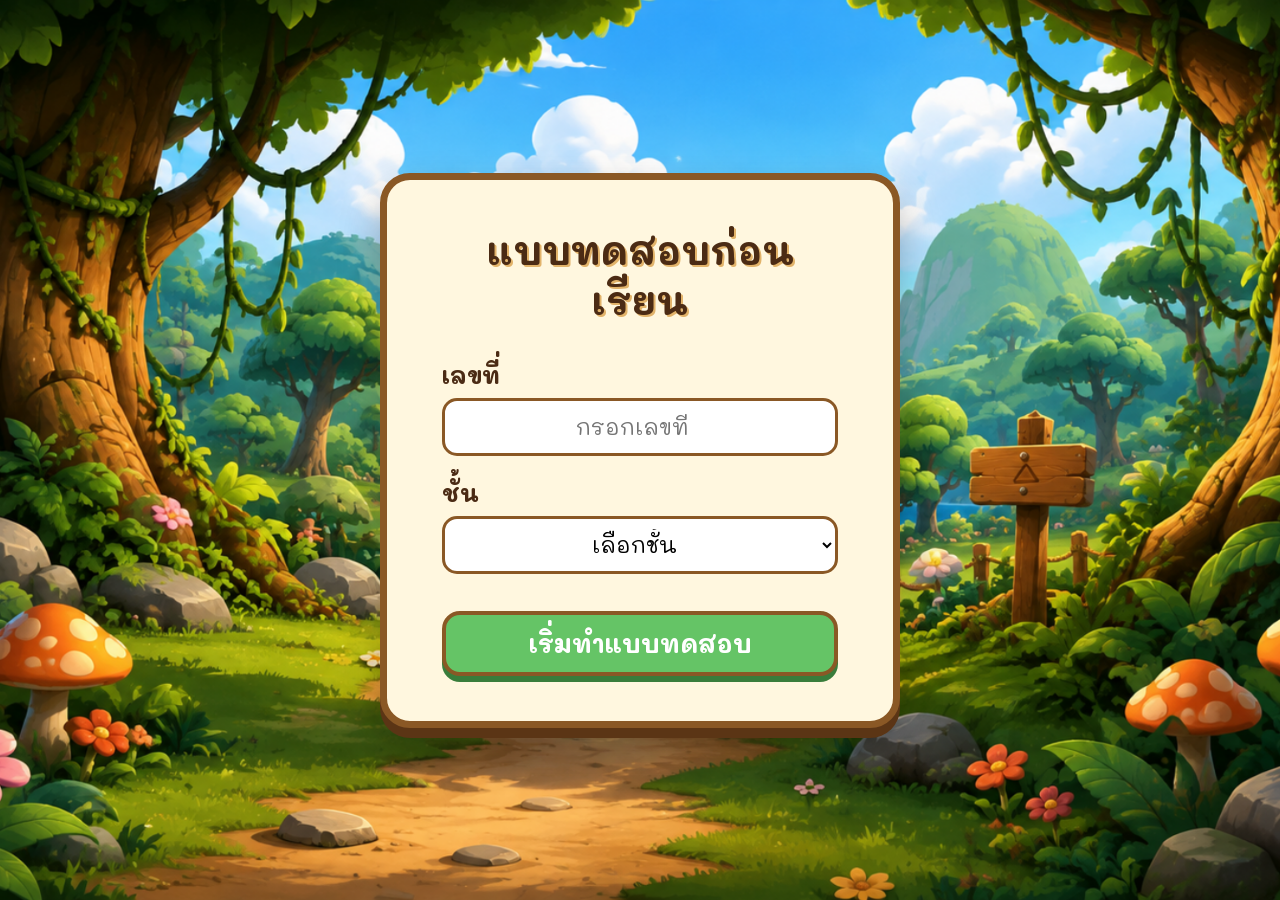
<file: index.html>
<!DOCTYPE html>
<html lang="th">

<head>

    <meta charset="UTF-8">

    <meta
        name="viewport"
        content="width=device-width, initial-scale=1.0"
    >

    <title>แบบทดสอบก่อนเรียน</title>

    <link
        rel="stylesheet"
        href="quiz.css"
    >

    <link
        href="https://fonts.googleapis.com/css2?family=Mali:wght@400;700&display=swap"
        rel="stylesheet"
    >

    <style>

        /* =========================================
           หน้าล็อกอิน
        ========================================= */

        .login-screen {

            position: fixed;

            inset: 0;

            z-index: 1000;

            display: flex;

            justify-content: center;

            align-items: center;

        }


        .login-box {

            width: 520px;

            padding: 45px 55px;

            background: #fff7df;

            border: 7px solid #8a5825;

            border-radius: 30px;

            box-shadow:
                0 10px 0 #5b3515,
                0 20px 40px rgba(0,0,0,0.25);

            text-align: center;

        }


        .login-title {

            margin-bottom: 35px;

            font-size: 38px;

            font-weight: bold;

            color: #4b2b14;

            text-shadow:
                2px 2px #e2b36a;

        }


        .login-field {

            margin-bottom: 22px;

            text-align: left;

        }


        .login-field label {

            display: block;

            margin-bottom: 8px;

            font-size: 23px;

            font-weight: bold;

            color: #4b2b14;

        }


        .login-field input,
        .login-field select {

            width: 100%;

            height: 58px;

            padding: 8px 15px;

            border: 3px solid #8a5825;

            border-radius: 15px;

            background: white;

            font-family: 'Mali', sans-serif;

            font-size: 22px;

            text-align: center;

            outline: none;

        }


        .login-field input:focus,
        .login-field select:focus {

            border-color: #4caf50;

        }


        .start-btn {

            width: 100%;

            height: 65px;

            margin-top: 15px;

            border: 4px solid #8a5825;

            border-radius: 18px;

            background: #65c466;

            color: white;

            font-family: 'Mali', sans-serif;

            font-size: 25px;

            font-weight: bold;

            cursor: pointer;

            box-shadow: 0 6px 0 #397d3b;

            transition: 0.15s;

        }


        .start-btn:hover {

            transform: translateY(-2px);

            box-shadow: 0 8px 0 #397d3b;

        }


        .start-btn:active {

            transform: translateY(4px);

            box-shadow: 0 2px 0 #397d3b;

        }


        .login-error {

            display: none;

            margin-top: 15px;

            color: #d32f2f;

            font-size: 18px;

            font-weight: bold;

        }


        /* =========================================
           หน้าข้อสอบ
        ========================================= */

        #quizScreen {

            display: none;

        }

    </style>

</head>


<body>


    <!-- =========================================
         พื้นหลัง
    ========================================= -->

    <img
        src="images/background.png"
        class="background"
        alt=""
    >


    <!-- =========================================
         หน้าเลือกข้อมูลนักเรียน
    ========================================= -->

    <div
        id="loginScreen"
        class="login-screen"
    >

        <div class="login-box">


            <div class="login-title">
                แบบทดสอบก่อนเรียน
            </div>


            <!-- เลขที่ -->

            <div class="login-field">

                <label for="numberInput">
                    เลขที่
                </label>

                <input
                    type="number"
                    id="numberInput"
                    placeholder="กรอกเลขที่"
                    min="1"
                    max="50"
                    autocomplete="off"
                >

            </div>


            <!-- ชั้น -->

            <div class="login-field">

                <label for="classInput">
                    ชั้น
                </label>

                <select id="classInput">

                    <option value="">
                        เลือกชั้น
                    </option>

                    <option value="ป.3/1">
                        ป.3/1
                    </option>

                    <option value="ป.3/2">
                        ป.3/2
                    </option>

                    <option value="ป.3/3">
                        ป.3/3
                    </option>

                    <option value="ป.3/4">
                        ป.3/4
                    </option>

                </select>

            </div>


            <!-- ปุ่มเริ่ม -->

            <button
                type="button"
                id="startQuizBtn"
                class="start-btn"
            >
                เริ่มทำแบบทดสอบ
            </button>


            <div
                id="loginError"
                class="login-error"
            >
                กรุณากรอกเลขที่และเลือกชั้น
            </div>


        </div>

    </div>



    <!-- =========================================
         หน้าข้อสอบ
    ========================================= -->

    <div
        id="quizScreen"
    >


        <!-- แถบความคืบหน้า -->

        <div class="progress-bar">

            <div class="progress-fill"></div>

        </div>


        <!-- ตัวจับเวลา -->

        <div class="timer-box">

            <img
                src="images/timer_board.png"
                class="timer-image"
                alt=""
            >

            <div class="timer-text">
                05:00
            </div>

        </div>


        <!-- กรอบคำถาม -->

        <div class="question-frame">

            <img
                src="images/frame.png"
                class="frame-image"
                alt=""
            >


            <div class="frame-title">
                ข้อที่ 1 / 15
            </div>


            <div class="question-title">
                จงหาปุ่ม <span>"ร"</span> บนแป้นพิมพ์
            </div>


            <div class="question-subtitle">
                ค้นหาปุ่ม แล้วพิมพ์ตัวอักษรลงในช่องคำตอบ
            </div>


            <img
                src="images/keyboard_q1.png"
                class="keyboard-image"
                alt=""
            >


            <!-- ช่องคำตอบ -->

            <div
                class="answer-area"
                id="answerArea"
            >

                <input
                    type="text"
                    id="answerInput"
                    placeholder="พิมพ์คำตอบ...."
                    autocomplete="off"
                >

            </div>


            <!-- ช้อยส์ -->

            <div
                class="choice-area"
                id="choiceArea"
            ></div>


            <!-- ปุ่มส่งคำตอบ -->

            <button
                class="submit-btn"
                type="button"
            >

                <img
                    src="images/btn_submit.png"
                    alt=""
                >

                <span>
                    ส่งคำตอบ
                </span>

            </button>


        </div>


        <!-- Popup -->

        <div
            id="popupMessage"
            class="popup-message"
        >
            ตอบถูกต้อง
        </div>


    </div>


    <script src="script.js"></script>

</body>

</html>
</file>
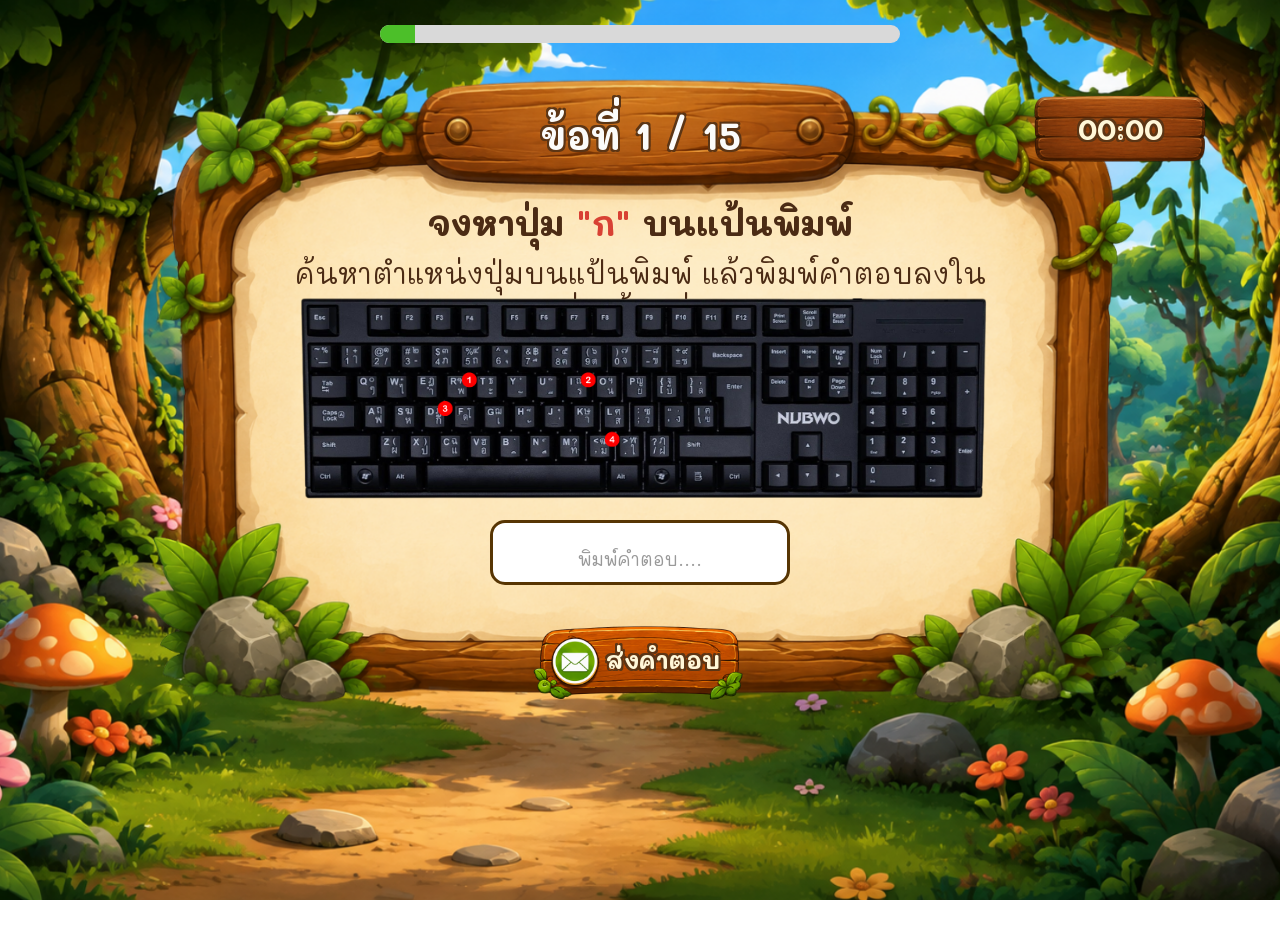
<file: quiz.html>
<meta charset="UTF-8">

    <meta name="viewport" content="width=device-width, initial-scale=1.0">

    <title>แบบทดสอบก่อนเรียน</title>

    <link rel="stylesheet" href="quiz.css">

    <link href="https://fonts.googleapis.com/css2?family=Mali:wght@400;700&display=swap" rel="stylesheet">

</head>

<body>

    <!-- พื้นหลัง -->
    <img src="images/background.png" class="background">

    <!-- แถบความคืบหน้า -->
    <div class="progress-bar">

        <div class="progress-fill"></div>

    </div>

    <!-- ตัวจับเวลา -->
    <div class="timer-box">

        <img src="images/timer_board.png" class="timer-image">

        <div class="timer-text">

            00:00

        </div>

    </div>

    <!-- กรอบคำถาม -->
    <div class="question-frame">

        <img src="images/frame.png" class="frame-image">

        <!-- ข้อที่ -->
        <div class="frame-title">

            ข้อที่ 1 / 15

        </div>

        <!-- โจทย์ -->
        <div class="question-title">

            จงหาปุ่ม <span>"ก"</span> บนแป้นพิมพ์

        </div>

        <!-- คำอธิบาย -->
        <div class="question-subtitle">

            ค้นหาตำแหน่งปุ่มบนแป้นพิมพ์ แล้วพิมพ์คำตอบลงในช่องด้านล่าง

        </div>

        <!-- รูปคีย์บอร์ด -->
        <img src="images/keyboard_q1.png" class="keyboard-image">

        <!-- ช่องพิมพ์คำตอบ -->
<!-- ช่องพิมพ์คำตอบ -->
<div class="answer-area" id="answerArea">
    <input
        type="text"
        id="answerInput"
        placeholder="พิมพ์คำตอบ...."
        autocomplete="off"
        maxlength="1"
    >
</div>

<!-- ช้อยส์ 3 ตัวเลือก -->
<div class="choice-area" id="choiceArea"></div>

        <!-- ปุ่มส่ง -->
        <button class="submit-btn">

            <img src="images/btn_submit.png">

            <span>

                ส่งคำตอบ

            </span>

        </button>

    </div>

    <div id="popupMessage" class="popup-message">

    ตอบถูกต้อง

</div>

    <script src="script.js"></script>

</body>

</html>
</file>
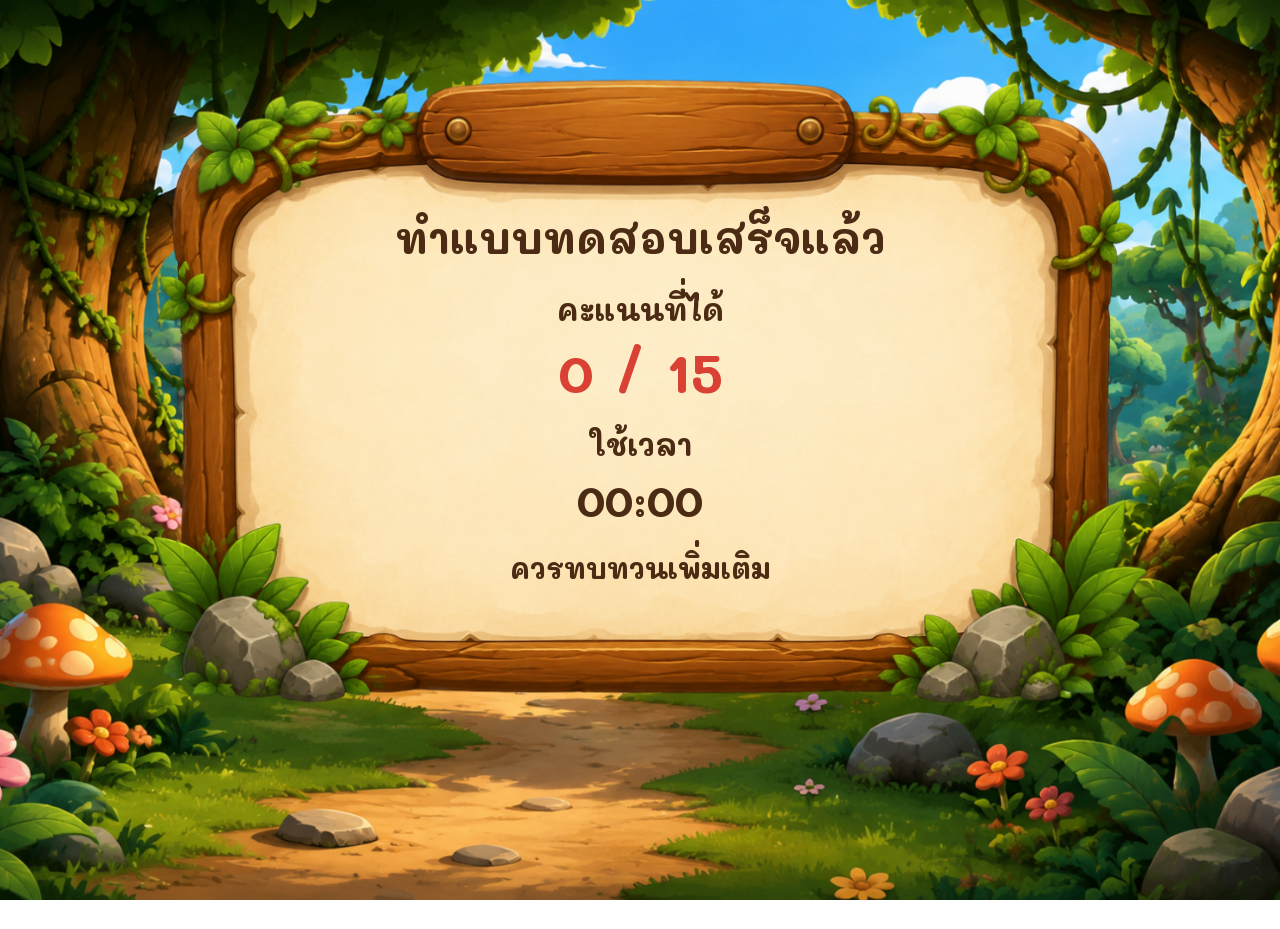
<file: result.html>
<!DOCTYPE html>
<html lang="th">

<head>

    <meta charset="UTF-8">

    <meta name="viewport" content="width=device-width, initial-scale=1.0">

    <title>ผลการทำแบบทดสอบ</title>

    <link rel="stylesheet" href="result.css">

    <link
        href="https://fonts.googleapis.com/css2?family=Mali:wght@400;700&display=swap"
        rel="stylesheet">

</head>

<body>

    <!-- พื้นหลัง -->

    <img
        src="images/background.png"
        class="background"
        alt=""
    >


    <!-- กรอบผลคะแนน -->

    <div class="result-frame">

        <img
            src="images/frame.png"
            class="frame-image"
            alt=""
        >


        <div class="result-title">
            ทำแบบทดสอบเสร็จแล้ว
        </div>


        <div class="score-title">
            คะแนนที่ได้
        </div>


        <div
            id="score"
            class="score-value"
        >
            0 / 15
        </div>


        <div class="time-title">
            ใช้เวลา
        </div>


        <div
            id="time"
            class="time-value"
        >
            00:00
        </div>


        <div
            id="message"
            class="result-message"
        >
            ขอให้สนุกกับการเรียนรู้ 😊
        </div>

    </div>


    <script src="result.js"></script>

</body>

</html>
</file>
<file: quiz.css>
* {
    margin: 0;
    padding: 0;
    box-sizing: border-box;
    font-family: 'Mali', sans-serif;
}

body {
    width: 100vw;
    height: 100vh;
    overflow: hidden;
    position: relative;
}

.background {
    position: absolute;
    width: 100%;
    height: 100%;
    object-fit: cover;
    left: 0;
    top: 0;
    z-index: -1;
}

/* Progress */
.progress-bar {
    position: absolute;
    top: 25px;
    left: 50%;
    transform: translateX(-50%);
    width: 520px;
    height: 18px;
    background: #d9d9d9;
    border-radius: 20px;
    overflow: hidden;
    z-index: 10;
}

.progress-fill {
    width: 6.66%;
    height: 100%;
    background: #4cbf29;
    transition: width 0.3s ease;
}

/* Timer */
.timer-box {
    position: absolute;
    top: 20px;
    right: -40px;
    width: 400px;
    z-index: 10;
}

.timer-image {
    width: 100%;
}

.timer-text {
    position: absolute;
    left: 50%;
    top: 48%;
    transform: translate(-50%, -50%);
    font-size: 30px;
    font-weight: bold;
    color: #FFF7D8;
    text-shadow:
        2px 2px #5B3515,
        -2px -2px #5B3515,
        2px -2px #5B3515,
        -2px 2px #5B3515;
}

/* Question frame */
.question-frame {
    position: absolute;
    left: 50%;
    top: -140px;
    transform: translateX(-50%);
    width: 1900px;
}

.frame-image {
    width: 100%;
    display: block;
}

/* frame title */
.frame-title {
    position: absolute;
    top: 250px;
    left: 50%;
    transform: translateX(-50%);
    width: 260px;
    text-align: center;
    font-size: 38px;
    font-weight: bold;
    color: #fbfbfa;
    text-shadow:
        2px 2px #5B3515,
        -2px -2px #5B3515,
        2px -2px #5B3515,
        -2px 2px #5B3515;
}

/* question */
.question-title {
    position: absolute;
    top: 340px;
    left: 50%;
    transform: translateX(-50%);
    width: 900px;
    text-align: center;
    font-size: 34px;
    font-weight: bold;
    color: #4b2b14;
}

.question-title span {
    color: #d84134;
}

/* subtitle */
.question-subtitle {
    position: absolute;
    top: 395px;
    left: 50%;
    transform: translateX(-50%);
    width: 700px;
    text-align: center;
    font-size: 28px;
    color: #4b2b14;
}

/* Keyboard */
.keyboard-image {
    position: absolute !important;
    top: 330px !important;
    left: 50% !important;
    transform: translateX(-50%) !important;
    width: 750px !important;
    height: auto !important;
    z-index: 10 !important;
}

/* Answer */
.answer-area {
    position: absolute;
    top: 660px;
    left: 50%;
    transform: translateX(-50%);
    width: 100%;
    display: flex;
    justify-content: center;
    z-index: 20;
}

#answerInput {
    width: 300px;
    height: 65px;
    border: 3px solid #573503;
    border-radius: 15px;
    background: white;
    text-align: center;
    font-size: 32px;
    font-family: 'Mali', sans-serif;
    outline: none;
    box-sizing: border-box;
}

#answerInput:focus {
    border-color: #342500;
    box-shadow:
        0 0 0 4px rgba(139, 92, 246, 0.15);
}

#answerInput::placeholder {
    font-size: 18px;
    color: #999;
}

/* Choice area */
.choice-area {
    position: absolute;
    top: 670px;
    left: 50%;
    transform: translateX(-50%);
    width: 1000px;
    display: none;
    justify-content: center;
    align-items: center;
    gap: 30px;
    z-index: 20;
}

.choice-btn {
    min-width: 220px;
    height: 75px;
    padding: 10px 25px;
    border-radius: 18px;
    border: 4px solid #8A5825;
    background: #D89B42;
    color: #4b2b14;
    font-family: 'Mali', sans-serif;
    font-size: 25px;
    font-weight: bold;
    cursor: pointer;
    box-shadow: 0 6px 0 #6e421d;
    transition:
        transform 0.15s ease,
        background 0.15s ease,
        box-shadow 0.15s ease;
}

.choice-btn:hover {
    transform: translateY(-3px);
    background: #e7ad54;
    box-shadow: 0 9px 0 #6e421d;
}

.choice-btn.selected {
    background: #65C466;
    border-color: #2E8B57;
    color: white;
    transform: translateY(3px);
    box-shadow: 0 3px 0 #26713d;
}

/* Submit */
.submit-btn {
    position: absolute;
    top: 710px;
    left: 50%;
    transform: translateX(-50%);
    border: none;
    background: none;
    cursor: pointer;
    z-index: 30;
}

.submit-btn img {
    width: 330px;
}

.submit-btn span {
    position: absolute;
    left: 57%;
    top: 48%;
    transform: translate(-50%, -50%);
    width: 100%;
    text-align: center;
    color: #FFF7D8;
    font-size: 24px;
    font-weight: bold;
    text-shadow:
        2px 2px #5B3515,
        -2px -2px #5B3515,
        2px -2px #5B3515,
        -2px 2px #5B3515;
}

.submit-btn:disabled {
    cursor: default;
    opacity: 0.7;
}

/* Popup */
.popup-message {
    position: fixed;
    top: 50%;
    left: 50%;
    transform:
        translate(-50%, -50%)
        scale(.8);
    padding: 20px 55px;
    background: #ffffff;
    border: 6px solid #8A5825;
    border-radius: 20px;
    font-size: 34px;
    font-weight: bold;
    color: #4B2B14;
    box-shadow:
        0 10px 30px rgba(0,0,0,.25);
    opacity: 0;
    pointer-events: none;
    transition: .25s;
    z-index: 999;
}

.popup-message.show {
    opacity: 1;
    transform:
        translate(-50%, -50%)
        scale(1);
}

.popup-message.correct {
    border-color: #4CAF50;
    color: #2E7D32;
}

.popup-message.wrong {
    border-color: #E53935;
    color: #C62828;
}

/* Google Sites */
@media (max-width: 1200px) {

    .question-frame {
        width: 1900px;
    }

    .keyboard-image {
        width: 750px;
    }

    .choice-area {
        width: 800px;
        gap: 20px;
    }

    .choice-btn {
        min-width: 200px;
        font-size: 22px;
    }

    .progress-bar {
        width: 420px;
    }
}

/* small */
@media (max-width: 800px) {

    .question-frame {
        width: 1900px;
    }

    .frame-title {
        font-size: 30px;
    }

    .question-title {
        width: 650px;
        font-size: 27px;
    }

    .question-subtitle {
        width: 600px;
        font-size: 22px;
    }

    .keyboard-image {
        width: 520px;
    }

    .choice-area {
        width: 700px;
        gap: 12px;
    }

    .choice-btn {
        min-width: 180px;
        height: 65px;
        font-size: 19px;
    }

    #answerInput {
        width: 250px;
        height: 60px;
    }

    .submit-btn img {
        width: 280px;
    }
}
</file>
<file: result.css>
* {
    margin: 0;
    padding: 0;
    box-sizing: border-box;
    font-family: 'Mali', sans-serif;
}

body {
    width: 100vw;
    height: 100vh;
    overflow: hidden;
    position: relative;
}


/* =======================
   พื้นหลัง
======================= */

.background {
    position: absolute;

    width: 100%;
    height: 100%;

    object-fit: cover;

    left: 0;
    top: 0;

    z-index: -1;
}


/* =======================
   กรอบผลคะแนน
======================= */

.result-frame {
    position: absolute;

    left: 50%;
    top: -140px;

    transform: translateX(-50%);

    width: 1900px;
}


/* =======================
   รูปกรอบ
======================= */

.frame-image {
    width: 100%;
    display: block;
}


/* =======================
   หัวข้อ
======================= */

.result-title {
    position: absolute;

    top: 350px;

    left: 50%;

    transform: translateX(-50%);

    width: 900px;

    text-align: center;

    font-size: 42px;

    font-weight: bold;

    color: #4b2b14;
}


/* =======================
   คะแนน
======================= */

.score-title {
    position: absolute;

    top: 430px;

    left: 50%;

    transform: translateX(-50%);

    width: 500px;

    text-align: center;

    font-size: 30px;

    font-weight: bold;

    color: #4b2b14;
}

.score-value {
    position: absolute;

    top: 475px;

    left: 50%;

    transform: translateX(-50%);

    width: 500px;

    text-align: center;

    font-size: 55px;

    font-weight: bold;

    color: #d84134;
}


/* =======================
   เวลา
======================= */

.time-title {
    position: absolute;

    top: 565px;

    left: 50%;

    transform: translateX(-50%);

    width: 500px;

    text-align: center;

    font-size: 30px;

    font-weight: bold;

    color: #4b2b14;
}

.time-value {
    position: absolute;

    top: 610px;

    left: 50%;

    transform: translateX(-50%);

    width: 500px;

    text-align: center;

    font-size: 45px;

    font-weight: bold;

    color: #4b2b14;
}


/* =======================
   ข้อความ
======================= */

.result-message {
    position: absolute;

    top: 690px;

    left: 50%;

    transform: translateX(-50%);

    width: 800px;

    text-align: center;

    font-size: 28px;

    font-weight: bold;

    color: #4b2b14;
}
</file>
